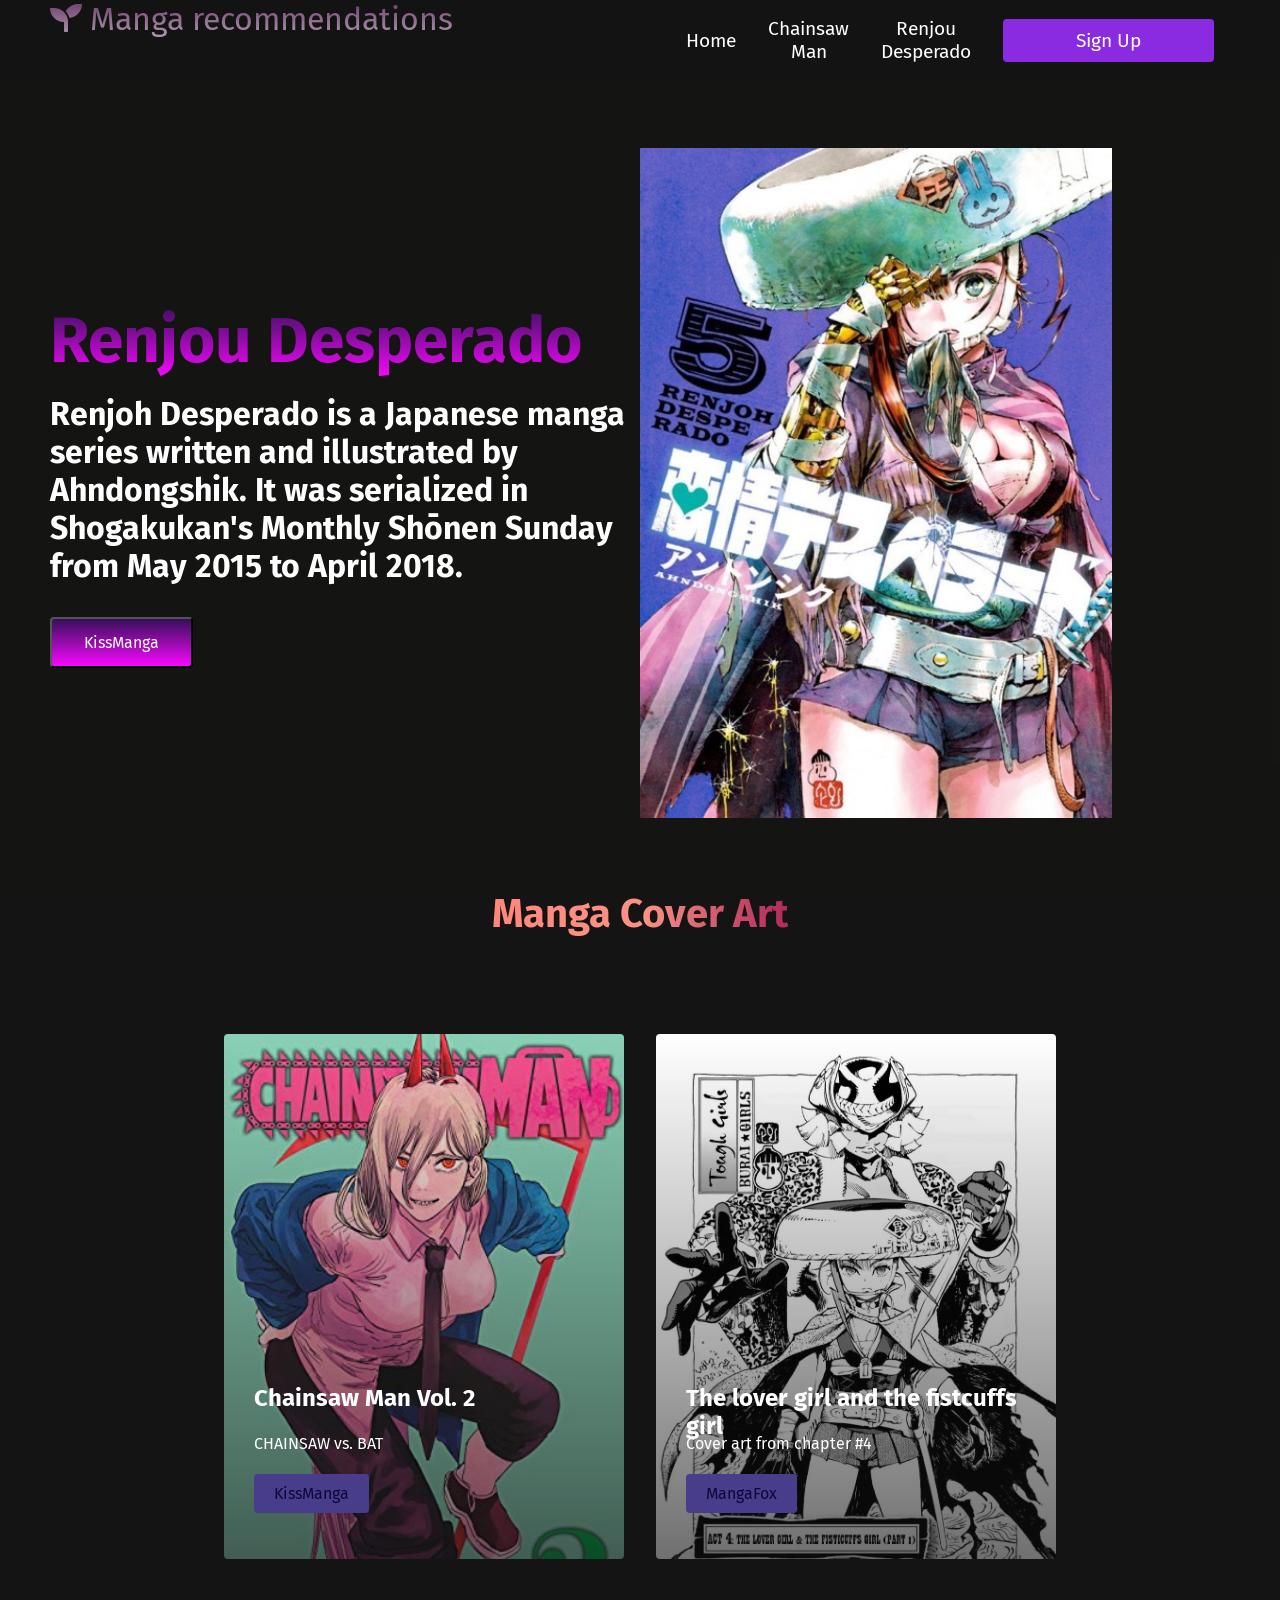
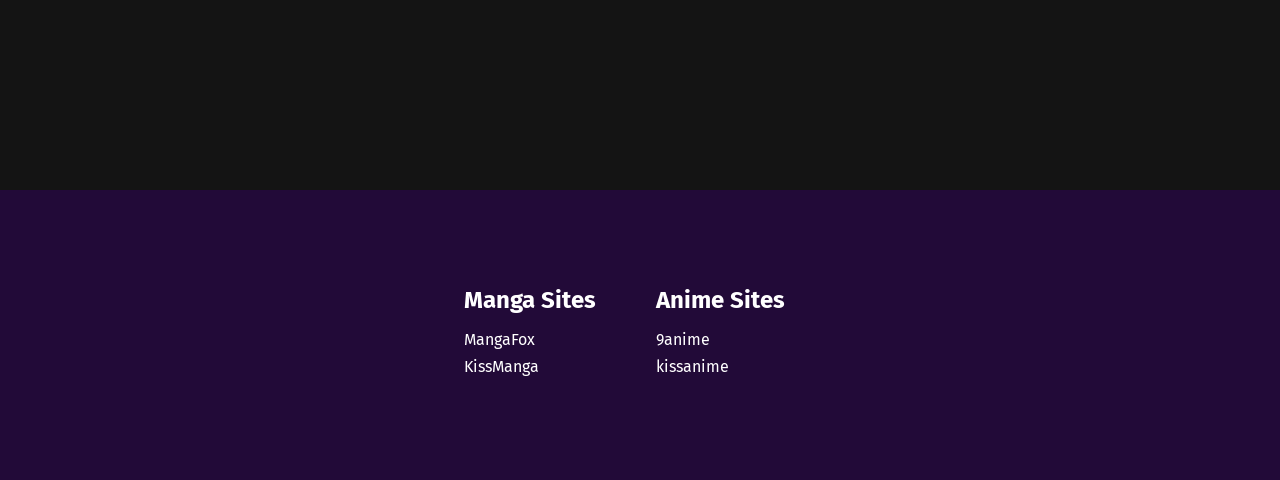
<file: index.html>
<!DOCTYPE html>
<html lang="en">
<head>
    <meta charset="UTF-8">
    <meta http-equiv="X-UA-Compatible" content="IE=edge">
    <meta name="viewport" content="width=device-width, initial-scale=1.0">
    <title>Manga</title>
    <link rel="stylesheet" href="styles.css"/>
    <link rel="stylesheet" href="https://use.fontawesome.com/releases/v5.15.4/css/all.css" integrity="sha384-DyZ88mC6Up2uqS4h/KRgHuoeGwBcD4Ng9SiP4dIRy0EXTlnuz47vAwmeGwVChigm" crossorigin="anonymous"/>
    <link rel="preconnect" href="https://fonts.googleapis.com">
<link rel="preconnect" href="https://fonts.gstatic.com" crossorigin>
<link href="https://fonts.googleapis.com/css2?family=Fira+Sans:ital@1&display=swap" rel="stylesheet">
</head>
<body>
    <nav class="navbar">
        <div class="navbar_container">
            <a href="" id="navbar_logo">
                <i class="fas fa-seedling"></i>
                Manga recommendations
            </a>
            <div class="navbar_toggle" id="mobile-menu">
                <span class="bar"></span>
                <span class="bar"></span> 
                <span class="bar"></span>     
            </div>
            <ul class="navbar_menu">
                <li class="navbar_item">
                    <a href="" class="navbar_links"> Home </a>
                </li>
                <li class="navbar_item">
                    <a href="/Chainsaw.html" class="navbar_links"> Chainsaw Man </a>
                </li>
                <li class="navbar_item">
                    <a href="/" class="navbar_links">Renjou Desperado</a>
                </li>
                <li class="navbar_btn">
                    <a href="" class="button"> Sign Up </a>
                </li>
            </ul>
        </div>
    </nav>

    <!-- 
        Section
    -->
    <div class="main">
        <div class="main_container">
            <div class="main_content">
                <h1></h1>
                <h1>Renjou Desperado</h1>
                <p>Renjoh Desperado is a Japanese manga series written and illustrated by Ahndongshik. It was serialized in Shogakukan's Monthly Shōnen Sunday from May 2015 to April 2018.</p>
                <button class="main_btn"><a href="https://kissmanga.org/" target="_blank" rel="noreferrer noopener">KissManga</a></button>
            </div>
            <div class="main_image--containter">
                <img src="images/renjou.jpg" alt="renjou desperado" id="main_img">
            </div>
        </div>
    </div>
    
    <!-- 
        Second Section
     -->
    <div class="services">
        <h1>Manga Cover Art</h1>
        <div class="services_container">
            <div class="services_card">
                <h2> Chainsaw Man Vol. 2</h2>
                <p>CHAINSAW vs. BAT</p>
                <button>
                   KissManga
                </button>
            </div>
            <div class="services_card">
                <h2>The lover girl and the fistcuffs girl</h2>
                <p>Cover art from chapter #4</p>
                <button>
                    MangaFox
                </button>
            </div>
        </div>
    </div>
    <!-- 
        The footer 
    -->
    <div class="footer_container">
        <div class="footer_links">
            <div class="footer_link--wrapper">
                <div class="footer_link--items">
                    <h2>Manga Sites</h2>
                    <a href="https://mangafox.fun/" target="_blank" rel="noreferrer noopener">MangaFox</a>
                    <a href="https://kissmanga.org/" target="_blank" rel="noreferrer noopener">KissManga</a>
                </div>
                <div class="footer_link--items">
                    <h2>Anime Sites</h2>
                    <a href="https://9anime.to/home" target="_blank" rel="noreferrer noopener">9anime</a>
                    <a href="https://kissanime.com.ru/kissanime-home.html" target="_blank" rel="noreferrer noopener">kissanime</a>
                </div>
            </div>
        </div>  
    </div>



    <script src="app.js"></script>

</body>
</html>
</file>
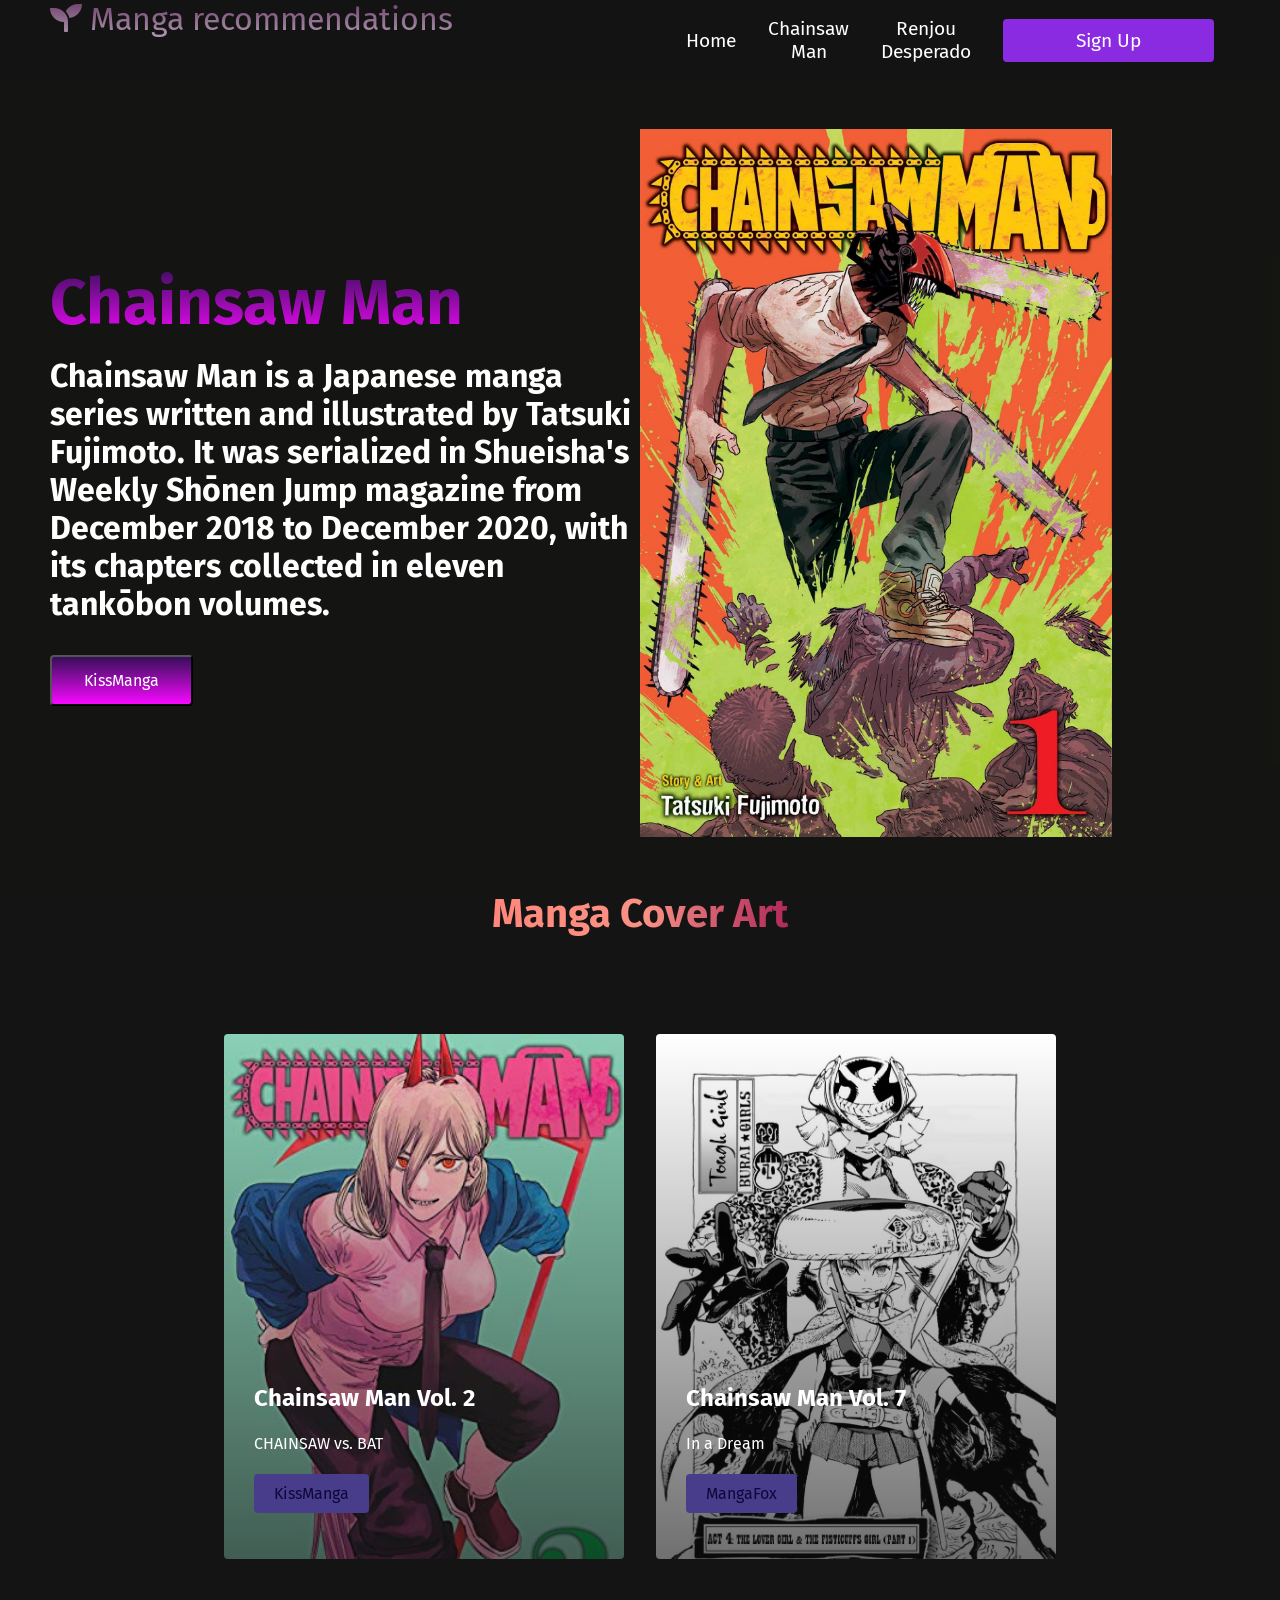
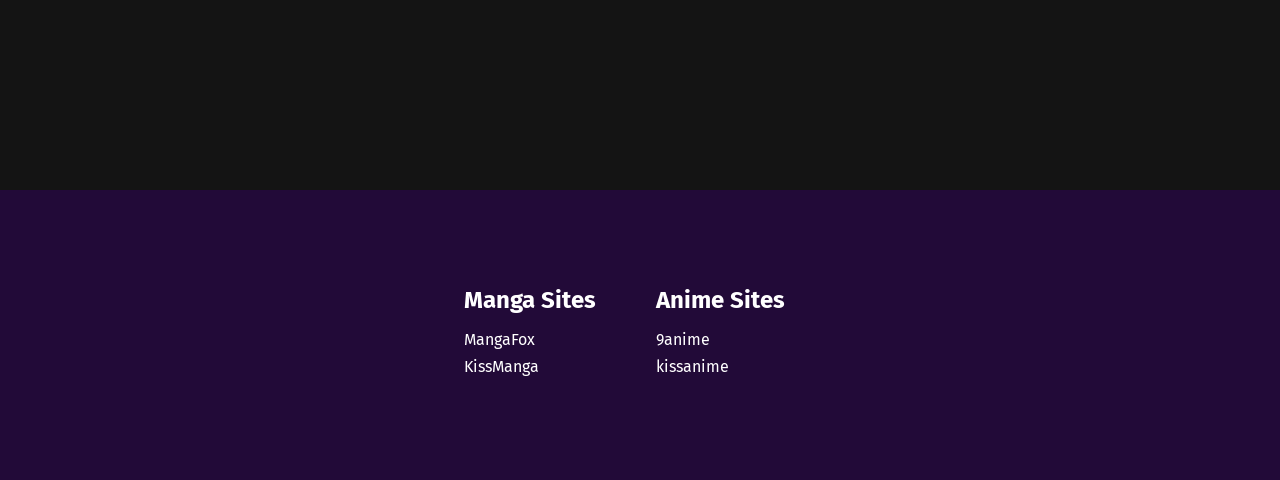
<file: Chainsaw.html>
<!DOCTYPE html>
<html lang="en">
<head>
    <meta charset="UTF-8">
    <meta http-equiv="X-UA-Compatible" content="IE=edge">
    <meta name="viewport" content="width=device-width, initial-scale=1.0">
    <title>Manga</title>
    <link rel="stylesheet" href="styles.css"/>
    <link rel="stylesheet" href="https://use.fontawesome.com/releases/v5.15.4/css/all.css" integrity="sha384-DyZ88mC6Up2uqS4h/KRgHuoeGwBcD4Ng9SiP4dIRy0EXTlnuz47vAwmeGwVChigm" crossorigin="anonymous"/>
    <link rel="preconnect" href="https://fonts.googleapis.com">
<link rel="preconnect" href="https://fonts.gstatic.com" crossorigin>
<link href="https://fonts.googleapis.com/css2?family=Fira+Sans:ital@1&display=swap" rel="stylesheet">
</head>
<body>
    <nav class="navbar">
        <div class="navbar_container">
            <a href="" id="navbar_logo">
                <i class="fas fa-seedling"></i>
                Manga recommendations
            </a>
            <div class="navbar_toggle" id="mobile-menu">
                <span class="bar"></span>
                <span class="bar"></span> 
                <span class="bar"></span>     
            </div>
            <ul class="navbar_menu">
                <li class="navbar_item">
                    <a href="" class="navbar_links"> Home </a>
                </li>
                <li class="navbar_item">
                    <a href="/Chainsaw.html" class="navbar_links"> Chainsaw Man </a>
                </li>
                <li class="navbar_item">
                    <a href="/" class="navbar_links">Renjou Desperado</a>
                </li>
                <li class="navbar_btn">
                    <a href="" class="button"> Sign Up </a>
                </li>
            </ul>
        </div>
    </nav>

    <!-- 
        Section
    -->
    <div class="main">
        <div class="main_container">
            <div class="main_content">
                <h1></h1>
                <h1>Chainsaw Man</h1>
                <p>Chainsaw Man is a Japanese manga series written and illustrated by Tatsuki Fujimoto. It was serialized in Shueisha's Weekly Shōnen Jump magazine from December 2018 to December 2020, with its chapters collected in eleven tankōbon volumes. </p>
                <button class="main_btn"><a href="https://kissmanga.org/" target="_blank" rel="noreferrer noopener">KissManga</a></button>
            </div>
            <div class="main_image--containter">
                <img src="images/81s8xJUzWGL.jpg" alt="Chainsaw Man" id="main_img">
            </div>
        </div>
    </div>
    
    <!-- 
        Second Section
     -->
    <div class="services">
        <h1>Manga Cover Art </h1>
        <div class="services_container">
            <div class="services_card">
                <h2> Chainsaw Man Vol. 2 </h2>
                <p>CHAINSAW vs. BAT</p>
                <button>
                   KissManga
                </button>
            </div>
            <div class="services_card">
                <h2>Chainsaw Man Vol. 7</h2>
                <p>In a Dream</p>
                <button>
                    MangaFox
                </button>
            </div>
        </div>
    </div>
    <!-- 
        The footer 
    -->
    <div class="footer_container">
        <div class="footer_links">
            <div class="footer_link--wrapper">
                <div class="footer_link--items">
                    <h2>Manga Sites</h2>
                    <a href="https://mangafox.fun/" target="_blank" rel="noreferrer noopener">MangaFox</a>
                    <a href="https://kissmanga.org/" target="_blank" rel="noreferrer noopener">KissManga</a>
                </div>
                <div class="footer_link--items">
                    <h2>Anime Sites</h2>
                    <a href="https://9anime.to/home" target="_blank" rel="noreferrer noopener">9anime</a>
                    <a href="https://kissanime.com.ru/kissanime-home.html" target="_blank" rel="noreferrer noopener">kissanime</a>
                </div>
            </div>
        </div>  
    </div>



    <script src="app.js"></script>

</body>
</html>
</file>
<file: styles.css>
* {
    box-sizing: border-box;
    margin: 0;
    padding: 0;
    font-family: 'Fira Sans', sans-serif;
}
.navbar {
    background: #131313;
    height: 80;
    display: flex;
    justify-content: center;
    align-items: center;
    font-size: 1.2rem;
    position: sticky;
    top: 0;
    z-index: 999;
}
.navbar_container {
    display: flex;
    justify-content: space-between;
    height: 80px;
    z-index: 1;
    width: 100%;
    max-width: 1300px;
    margin: 0 auto;
    padding: 0 50px;
}
#navbar_logo {
    background-color:red ;
    background-image: linear-gradient(to top, #ffffff 0%, #6b3d69 100%);
    background-size: 100%;
    -webkit-background-clip: text;
    -moz-background-clip: text;
    -webkit-text-fill-color: transparent;
    -moz-text-fill-color: transparent;
    align-items: center;
    cursor: pointer;
    text-decoration: none;
    font-size: 2rem;
}
.fa-gem {
    margin-right: 0.5rem;
}
.navbar_menu {
    display: flex;
    align-items: center;
    list-style: none;
    text-align: center;
}
.navbar_item {
    height: 80px;
}
.navbar_links {
    color: white;
    display: flex;
    align-items: center;
    justify-content: center;
    text-decoration: none;
    padding: 0 1rem;
    height: 100%;
}
.navbar_btn {
    display: flex;
    justify-content: center;
    align-items: center;
    padding: 0 1rem;
    width: 100%;
}
.button {
    display: flex;
    justify-content: center;
    align-items: center;
    text-decoration: none;
    padding: 10px 20px;
    height: 100%;
    width: 100%;
    border: none;
    outline: none;
    border-radius: 4px;
    background:	#8a2be2	;
    color: #fff;
}
.button:hover {
    background:	#483d8b;
    transition: all 0.3s ease;
}
.navbar_links:hover {
    color: #483d8b;
    transition: all 0.3s ease;
}
@media screen and (max-width: 960px) {
    .navbar_container {
        display: flex;
        justify-content: space-between;
        height: 80px;
        z-index: 1;
        width: 100%;
        max-width: 1300px;
        padding: 0;
    }

    .navbar_menu {
        display: grid;
        grid-template-columns: auto;
        margin: 0;
        width: 100%;
        position: absolute;
        top: -1000px;
        opacity: 0;
        transition: all 0.5s ease;
        height: 50vh;
        z-index: -1;
        background: #0e073a;
    }
    .navbar_menu.active {
        background: #131313;
        top: 100%;
        opacity: 1;
        transition: all 0.5s ease;
        z-index: 99;
        height: 50vh;
        font-size: 1.6rem;
    }
    #navbar_logo {
        padding-left: 25px;
    }

    .navbar_toggle .bar {
        width: 25px;
        height: 3px;
        margin: 5px auto;
        transition: all 0.3s ease-in-out;
        background: #fff;

    }

    .navbar_item {
        width: 100%;
    }
    .navbar_links {
        text-align: center;
        padding: 2rem;
        width: 100%;
        display: table;
    }
    #mobile-menu {
        position: absolute;
        top: 20%;
        right: 5%;
        transform: translate(5%, 20%);
    }
    .navbar_btn {
        padding-bottom: 2rem;
    }
    .button {
        display: flex;
        justify-content: center;
        align-items: center;
        width: 80%;
        height: 80px;
        margin: 0;
    }
    .navbar_toggle .bar {
        display: block;
        cursor: pointer;
    }
    #mobile-menu.is-active .bar:nth-child(2) {
        opacity: 0;
    }
    #mobile-menu.is-active .bar:nth-child(1) {
        transform: translateY(8px) rotate(45deg);
    }
    #mobile-menu.is-active .bar:nth-child(3) {
        transform: translateY(-8px) rotate(-45deg);
    }

}
/* Section */
.main {
    background-color: #141411;
}
.main_container {
    display: grid;
    grid-template-columns: 1fr 1fr;
    align-items: center;
    justify-self: center;
    margin: 0 auto;
    height: 90vh;
    background-color: #22212114;
    z-index: 1;
    width: 100%;
    max-width: 1300px;
    padding: 0 50px;
}
.main_content h1 {
    font-size: 4rem;
    background-color: #2a1142;
    background-image: linear-gradient(to top, #f708ff 0%, #350f58 100%);
    background-size: 100%;
    -webkit-background-clip: text;
    -moz-background-clip: text;
    -webkit-text-fill-color: transparent;
    -moz-text-fill-color:transparent;
}
.main_content h2 {
    font-size: 4rem;
    background-color: #2a1142;
    background-image: linear-gradient(to top, #5f2937 0%, #4a424b 100%);
    background-size: 100%;
    -webkit-background-clip: text;
    -moz-background-clip: text;
    -webkit-text-fill-color: transparent;
    -moz-text-fill-color:transparent;
}
.main_content p {
    margin-top: 1rem;
    font-size: 2rem;
    font-weight: 700;
    color: #fff;
}
.main_btn {
    font-size: 1rem;
    background-image: linear-gradient(to top,#f708ff 0%, #350f58 100%);
    padding: 14px 32px;
    border-radius: 4px;
    color: #fff;
    margin-top: 2rem;
    cursor: pointer;
    position: relative;
    transition: all 0.35s;
    outline: none;
}
.main_btn a {
    position: relative;
    z-index: 2;
    color: #fff;
    text-decoration: none;
}
.main_btn::after {
    position: absolute;
    content: '';
    top: 0;
    left: 0;
    width: 0;
    height: 100%;
    background:#0e073a;
    transition: all 0.35s;
    border-radius: 4px;
}
.main_btn:hover {
    color: #fff;
}
.main_btn:hover:after {
    width: 100%;
}
.main_img--container {
    text-align: center;
}

#main_img {
    height: 80%;
    width: 80%;
}
 
/* Moblie Code*/
@media screen and (max-width: 768px) {
    .main_container {
        display: grid;
        grid-template-columns: auto;
        align-items: center;
        justify-self: center;
        width: 100%;
        margin: 0 auto;
        height: 90vh;
    }
    .main_content {
        text-align: center;
        margin-bottom: 4rem;
    }
    .main_content h1 {
        font-size: 2.5rem;
        margin-top: 2rem;
    }
    .main_content h2 {
        font-size: 3rem;
    }
    .main_content p {
        margin-top: 1rem;
        font-size: 1.5rem;
    }
}

@media screen and (max-width: 480px) {
    .main_content h1 {
        font-size: 2rem;
        margin-top: 3rem;
    }
    .main_content h2 {
        font-size: 2rem;
    }
    .main_content p {
        margin-top: 2rem;
        font-size: 1.5rem;
    }
    .main_btn {
        padding: 12px 36px;
        margin: 2.5rem 0;
    }
}
/* Second Section*/
.services {
    background: #141414;
    display: flex;
    flex-direction: column;
    align-items: center;
    height: 100vh;
}
.services h1 {
    background-color: #ff8177;
    background-image: linear-gradient(to right, #ff8177 0%, 
    #ff867a 0%, #ff8c7f 21%, #f99185 52%, #cf556c 78%, #b12a5b
    );
    background-size: 100;
    margin-bottom: 5rem;
    font-size: 2.5rem;
    -webkit-background-clip: text;
    -moz-background-clip: text;
    -webkit-text-fill-color: transparent;
    -moz-text-fill-color:transparent;
}
.services_container {
    display: flex;
    justify-content: center;
    flex-wrap: wrap;
}
.services_card {
    margin: 1rem;
    height: 525px;
    width: 400px;
    border-radius: 4px;
    background-image: linear-gradient(to bottom, rgba(0,0,0,0) 0%, rgba(17, 17, 17, 0.6) 100%), url('/images/B08NSVPWLS.01._SCLZZZZZZZ_SX500_.jpg');
    background-size: cover;
    position: relative;
    color: #fff;
}
.services_card:nth-child(2) {
    background-image: linear-gradient(to bottom, rgba(0,0,0,0) 0%, rgba(17, 17, 17, 0.6) 100%), url('/images/2.jpg');
    background-size: cover;
    position: relative;
    color: #fff;
}
.services h2 {
    position: absolute;
    top: 350px;
    left: 30px;
}
.services_card p {
    position: absolute;
    top: 400px;
    left: 30px;
}
.services_card button {
    color: #0e073a;
    padding: 10px 20px;
    border: none;
    outline: none;
    border-radius: 4px;
    background: #483d8b;
    position: absolute;
    top: 440px;
    left: 30px;
    font-size: 1rem;
    cursor: pointer;
}

.services_card:hover {
    transform: scale(1.075);
    transition: 0.2s ease-in;
    cursor: pointer;
}
@media screen and (max-width: 960px) {
    .services {
        height: 1600px;
    }
    .services h1 {
        font-size: 2rem;
        margin-top: 12rem;
    }
}
@media screen and (max-width: 480px) {
    .services {
        height: 1400px;
    }
    .services h1 {
        font-size: 1.2rem;
    }
    .services_card {
        width: 300px;
    }
}

/* My footer*/

.footer_container {
    background-color:#220a38 ;
    padding: 5rem 0;
    display: flex;
    flex-direction: column;
    justify-content: center;
    align-items: center;
}

#footer_logo {
    color: #fff;
    display: flex;
    align-items: center;
    cursor: pointer;
}
.footer_links {
    width: 100%;
    max-width: 1000px;
    display: flex;
    justify-content: center;
}
.footer_link--wrapper {
    display: flex;

}
.footer_link--items {
    display: flex;
    flex-direction: column;
    align-items: flex-start;
    margin: 16px;
    text-align: left;
    width: 160px;
    box-sizing: border-box;
}
.footer_link--items h2 {
    margin-bottom: 16px;
}
.footer_link--items > h2 {
    color: #fff;
}
.footer_link--items a {
    color: #ffffff;
    text-decoration: none;
    margin-bottom: 0.5rem;
}
.footer_link--items a:hover {
    color: #e9e9e9;
    transition: 0.3s ease-in;
}
</file>
